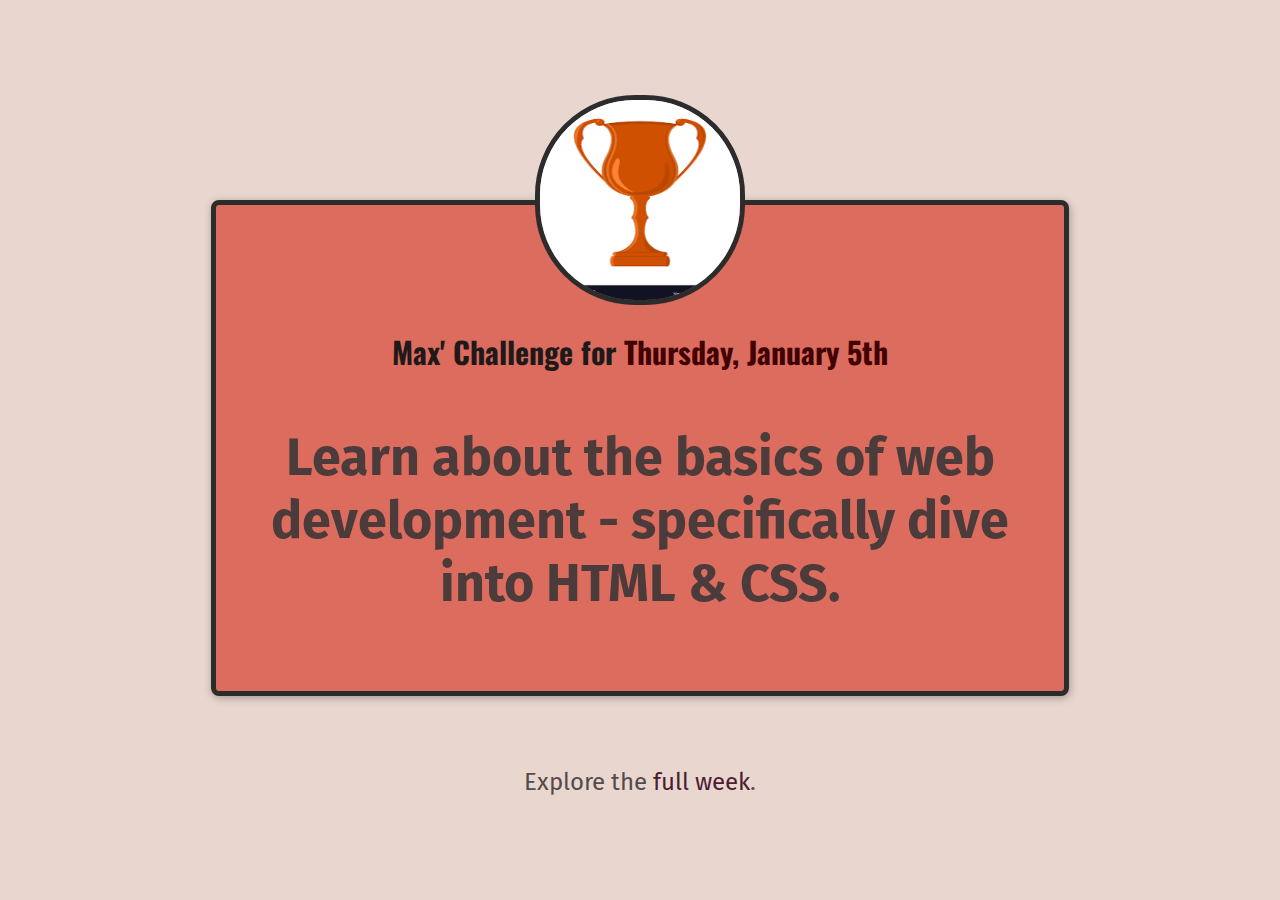
<file: index.html>
<!DOCTYPE html>
<html lang="en">
    <head>
        <link rel="preconnect" href="https://fonts.googleapis.com">
        <link rel="preconnect" href="https://fonts.gstatic.com" crossorigin>
        <link href="https://fonts.googleapis.com/css2?family=Fira+Sans:wght@400;700&family=Oswald:wght@700&display=swap" rel="stylesheet">
        <link href="styles/shared.css" rel="stylesheet"/>
        <link href="styles/daily-challenges.css" rel="stylesheet"/>
        <link rel="icon" href="images/favicon.ico" type="image/x-icon">
        <title>
            My Daily Challenge
        </title>
    </head>
    <body>
        <main>
            <img src="/images/challenges-trophy.jpeg" alt="">
            <h1>
                Max' Challenge for <span>Thursday, January 5th</span>
            </h1>
            <p id="todays-challenge">
                Learn about the basics of web development - specifically dive into HTML & CSS.
            </p>
        </main>
        <footer>
            <p>
                Explore the
                <a href="full-week.html">full week</a>.
              </p>
        </footer>
    </body>
</html>
</file>
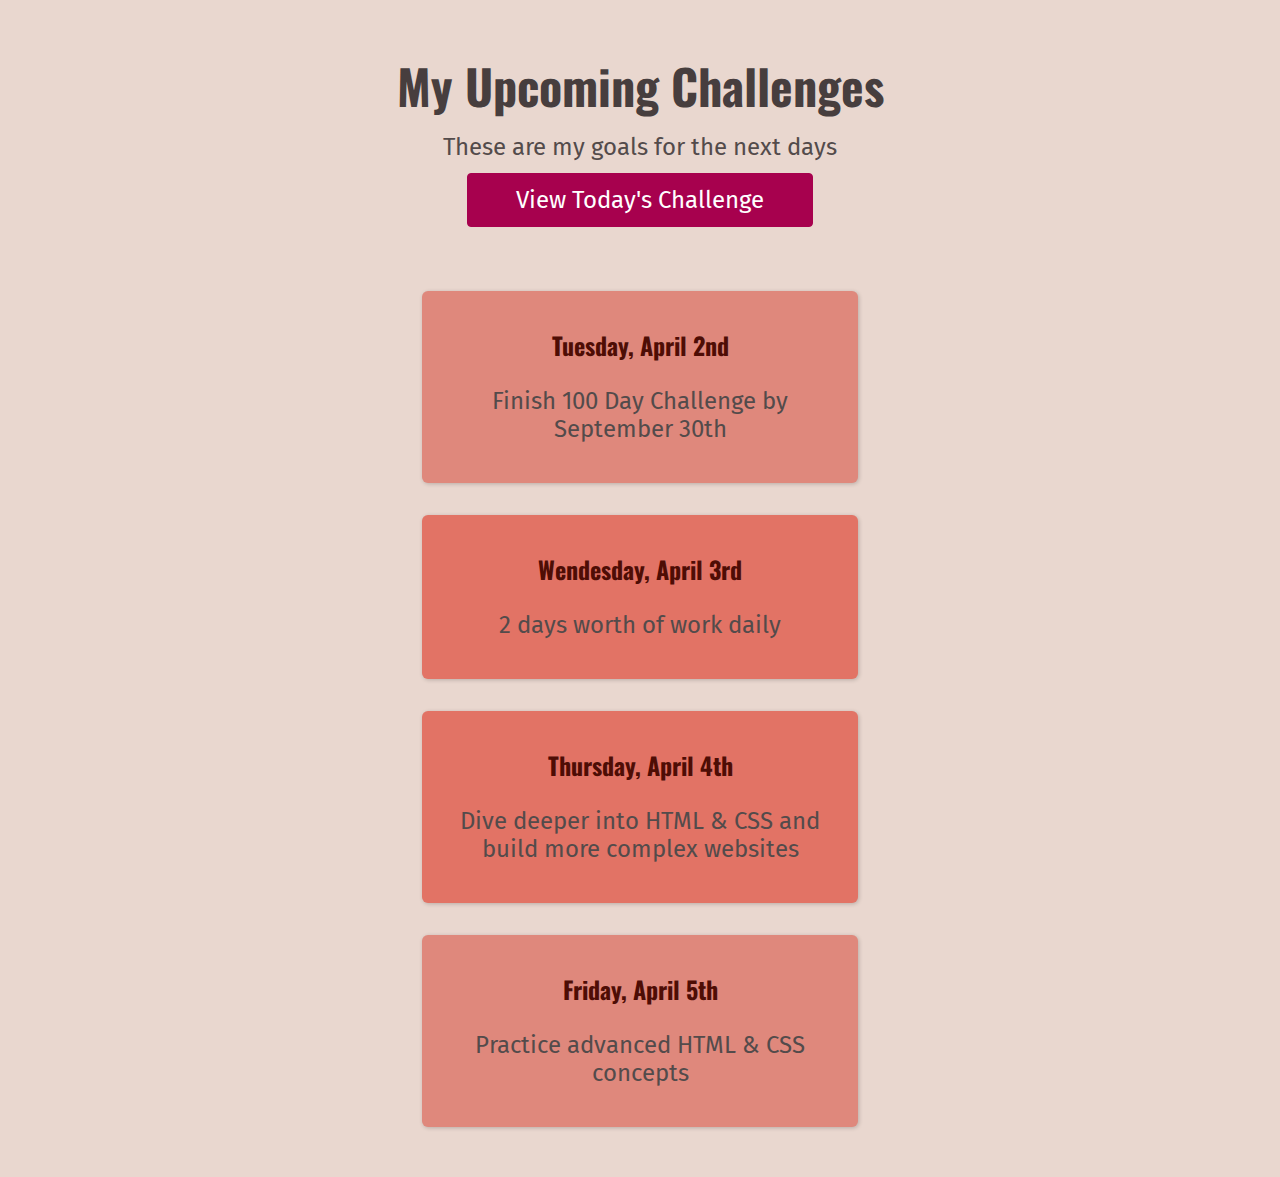
<file: full-week.html>
<!DOCTYPE html>
<html lang="en">
<head>
    <meta charset="UTF-8">
    <meta name="viewport" content="width=device-width, initial-scale=1.0">
    <title>My Upcoming Challenges</title>
    <link rel="preconnect" href="https://fonts.googleapis.com">
    <link rel="preconnect" href="https://fonts.gstatic.com" crossorigin>
    <link href="https://fonts.googleapis.com/css2?family=Fira+Sans:wght@400;700&family=Oswald:wght@700&display=swap" rel="stylesheet">
    <link href="styles/shared.css" rel="stylesheet"/> 
    <link href="styles/full-week.css" rel="stylesheet"/>
    <link rel="icon" href="images/favicon.ico" type="image/x-icon">
</head>
<body>
    <header>
        <h1>My Upcoming Challenges</h1>
        <p id="description">These are my goals for the next days</p>
        <a href="index.html">View Today's Challenge</a>
    </header>
    <main>
        <ol>
            <li>
                <h2>Tuesday, April 2nd</h2>
                <p>Finish 100 Day Challenge by September 30th</p>
            </li>
            <li class="highlight-goal">
                <h2>Wendesday, April 3rd</h2>
                <p>2 days worth of work daily</p>
            </li>
            <li class="highlight-goal">
                <h2>Thursday, April 4th</h2>
                <p>Dive deeper into HTML & CSS and build more complex websites</p>
            </li>
            <li>
                <h2>Friday, April 5th</h2>
                <p>Practice advanced HTML & CSS concepts</p>
            </li>
        </ol>
    </main>
</body>
</html>
</file>
<file: styles/shared.css>
body {
    text-align: center;
    background-color: rgb(233, 215, 207);
    color: rgb(83, 75, 75);
    margin: 50px;
}

h1{
    font-family: 'Oswald', sans-serif; 
}

p {
    font-family: 'Fira Sans', sans-serif; 
    font-size: 24px;
}

a {
    font-family: 'Fira Sans', sans-serif;
    text-decoration: none;
    color: rgb(167, 1, 78);
}

a:hover{
    text-decoration: underline;
}
</file>
<file: styles/daily-challenges.css>
main {
    width: 800px;
    margin: 200px auto 72px auto;
    background-color: rgb(219, 108, 94);
    padding: 24px;
    border: 5px solid rgb(44, 44, 44);
    border-radius: 8px;
    box-shadow: 1px 2px 8px rgba(0, 0, 0, 0.3);
}

img{
    width: 200px;
    height: 200px;
    border-radius: 100px;
    border: 5px solid rgb(44, 44, 44);
    margin-top: -134px;
}

h1 {
    font-size: 30px;
    color: rgb(31, 25, 25);
}

a{
    color: rgb(73, 29, 50);
}

span {
    color: rgb(66, 2, 2);
}

#todays-challenge {
    color: rgb(75, 59, 59);
    font-weight: bold;
    font-size: 52px;
}
</file>
<file: styles/full-week.css>
header {
    margin-bottom: 64px;
}

h1 {
    font-size: 48px;
    color: rgb(71, 62, 62);
    margin: 0;
}

#description {
    margin: 12px;
}

/* Better to use this combinator than use the id selector */
header p {
    margin-bottom: 36px;
}

a {
    padding: 12px 48px;
    background-color: rgb(167, 1, 78);
    color: white;
    border: 1px solid rgb(167, 1, 78);
    border-radius: 4px;
    font-size: 24px;
    display: inline-block;
    margin: 0;
}

a:hover {
    background-color: rgb(180, 12, 90);
    text-decoration: none;
}

ol {
    list-style: none;
    width: 500px;
    margin: 36px auto 0 auto;
    padding: 0;
}

li {
    padding: 16px;
    box-shadow: 1px 1px 4px rgba(0, 0, 0, 0.2);
    margin: 32px;
    background-color: rgb(223, 136, 124);
    border-radius: 6px;
}

h2 {
    color: rgb(78, 13, 5);
    font-family: 'Oswald', sans-serif;
}

/* main p {
    margin: 12px;
    color: rgb(71, 29, 22);
} */

.highlight-goal {
    background-color: rgb(226, 115, 101);
}
</file>
